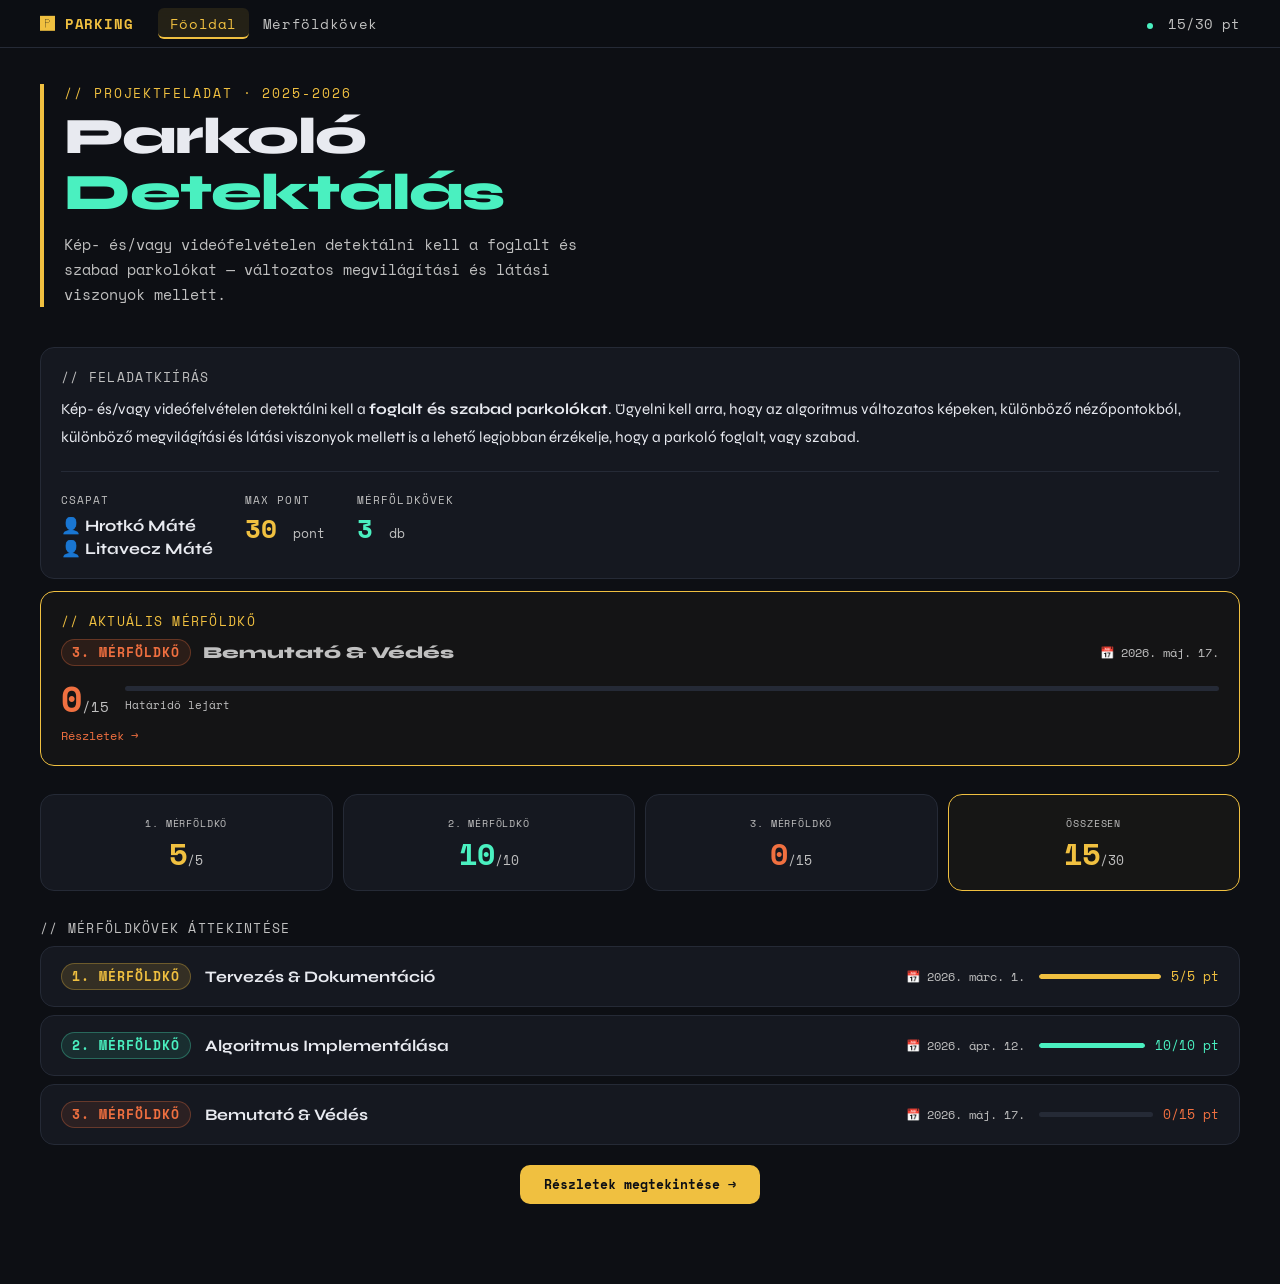
<file: index.html>
<!DOCTYPE html>
<html lang="hu">
<head>
<meta charset="UTF-8">
<meta name="viewport" content="width=device-width, initial-scale=1.0">
<title>Parkoló Detektálás - Főoldal</title>
<link rel="stylesheet" href="css/style.css">
</head>
<body>

<nav class="navbar">
  <a class="nav-brand" href="index.html">🅿 PARKING</a>
  <div class="nav-links">
    <a class="nav-link" href="index.html">Főoldal</a>
    <a class="nav-link" href="milestones.html">Mérföldkövek</a>
  </div>
  <div class="nav-status">
    <span class="nav-dot"></span>
    <span id="nav-score">- / 30 pt</span>
  </div>
</nav>

<div class="page">

  <!-- Header -->
  <div class="fade-in" style="border-left:4px solid var(--accent); padding-left:20px; margin-bottom:40px;">
    <div class="page-label">// Projektfeladat · 2025-2026</div>
    <h1 class="page-title">Parkoló<br><span>Detektálás</span></h1>
    <p class="page-sub" style="margin-top:10px; max-width:560px;">
      Kép- és/vagy videófelvételen detektálni kell a foglalt és szabad parkolókat —
      változatos megvilágítási és látási viszonyok mellett.
    </p>
  </div>

  <!-- Feladatkiírás -->
  <div class="card fade-in-2" style="margin-bottom:12px;">
    <div class="section-label" style="margin-top:0;">// Feladatkiírás</div>
    <p style="line-height:1.85; color:var(--text); font-size:.95rem; margin-bottom:20px;">
      Kép- és/vagy videófelvételen detektálni kell a <strong>foglalt és szabad parkolókat</strong>.
      Ügyelni kell arra, hogy az algoritmus változatos képeken, különböző nézőpontokból,
      különböző megvilágítási és látási viszonyok mellett is a lehető legjobban érzékelje,
      hogy a parkoló foglalt, vagy szabad.
    </p>

    <div style="height:1px; background:var(--border); margin-bottom:20px;"></div>

    <div style="display:flex; flex-wrap:wrap; gap:32px;">
      <div>
        <div style="font-family:'Space Mono',monospace; font-size:.68rem; color:var(--muted); text-transform:uppercase; letter-spacing:.1em; margin-bottom:8px;">Csapat</div>
        <div style="font-weight:700; margin-bottom:4px;">👤 Hrotkó Máté</div>
        <div style="font-weight:700;">👤 Litavecz Máté</div>
      </div>
      <div>
        <div style="font-family:'Space Mono',monospace; font-size:.68rem; color:var(--muted); text-transform:uppercase; letter-spacing:.1em; margin-bottom:8px;">Max pont</div>
        <div style="font-family:'Space Mono',monospace; font-size:1.6rem; font-weight:700; color:var(--accent); line-height:1;">30 <span style="font-size:.8rem; color:var(--muted); font-weight:400;">pont</span></div>
      </div>
      <div>
        <div style="font-family:'Space Mono',monospace; font-size:.68rem; color:var(--muted); text-transform:uppercase; letter-spacing:.1em; margin-bottom:8px;">Mérföldkövek</div>
        <div style="font-family:'Space Mono',monospace; font-size:1.6rem; font-weight:700; color:var(--accent2); line-height:1;">3 <span style="font-size:.8rem; color:var(--muted); font-weight:400;">db</span></div>
      </div>
    </div>
  </div>

  <!-- Aktuális mérföldkő -->
  <div id="current-card" class="card fade-in-3" style="margin-bottom:28px; border-color:var(--accent); background:rgba(240,192,64,.03);">
    <div class="section-label" style="margin-top:0; color:var(--accent);">// Aktuális mérföldkő</div>
    <div id="current-content" style="color:var(--muted); font-family:'Space Mono',monospace; font-size:.85rem;">Betöltés...</div>
  </div>

  <!-- Pontok összesítő -->
  <div class="grid-4 fade-in-4" style="margin-bottom:28px;">
    <div class="card" style="text-align:center;">
      <div style="font-family:'Space Mono',monospace; font-size:.65rem; color:var(--muted); text-transform:uppercase; letter-spacing:.08em; margin-bottom:8px;">1. Mérföldkő</div>
      <div style="font-family:'Space Mono',monospace; font-size:1.9rem; font-weight:700; color:var(--m1); line-height:1;"><span id="s1">-</span><span style="font-size:.82rem; color:var(--muted); font-weight:400;">/5</span></div>
    </div>
    <div class="card" style="text-align:center;">
      <div style="font-family:'Space Mono',monospace; font-size:.65rem; color:var(--muted); text-transform:uppercase; letter-spacing:.08em; margin-bottom:8px;">2. Mérföldkő</div>
      <div style="font-family:'Space Mono',monospace; font-size:1.9rem; font-weight:700; color:var(--m2); line-height:1;"><span id="s2">-</span><span style="font-size:.82rem; color:var(--muted); font-weight:400;">/10</span></div>
    </div>
    <div class="card" style="text-align:center;">
      <div style="font-family:'Space Mono',monospace; font-size:.65rem; color:var(--muted); text-transform:uppercase; letter-spacing:.08em; margin-bottom:8px;">3. Mérföldkő</div>
      <div style="font-family:'Space Mono',monospace; font-size:1.9rem; font-weight:700; color:var(--m3); line-height:1;"><span id="s3">-</span><span style="font-size:.82rem; color:var(--muted); font-weight:400;">/15</span></div>
    </div>
    <div class="card" style="text-align:center; border-color:var(--accent); background:rgba(240,192,64,.04);">
      <div style="font-family:'Space Mono',monospace; font-size:.65rem; color:var(--muted); text-transform:uppercase; letter-spacing:.08em; margin-bottom:8px;">Összesen</div>
      <div style="font-family:'Space Mono',monospace; font-size:1.9rem; font-weight:700; color:var(--accent); line-height:1;"><span id="st">-</span><span style="font-size:.82rem; color:var(--muted); font-weight:400;">/30</span></div>
    </div>
  </div>

  <!-- Mérföldkövek áttekintés -->
  <div class="section-label">// Mérföldkövek áttekintése</div>
  <div id="overview"></div>

  <div style="text-align:center; margin-top:20px;">
    <a href="milestones.html" style="
      display:inline-block;
      font-family:'Space Mono',monospace;
      font-size:.8rem;
      font-weight:700;
      padding:10px 24px;
      border-radius:10px;
      background:var(--accent);
      color:#0d0f14;
      text-decoration:none;
      transition:background .2s;
    ">Részletek megtekintése →</a>
  </div>
</div>

<script src="js/shared.js"></script>
<script>
const META = [
  { id:'m1', label:'1. Mérföldkő', title:'Tervezés & Dokumentáció',    max:5,  color:'var(--m1)', pill:'m1-pill', deadline:'2026-03-01', deadlineLabel:'2026. márc. 1.' },
  { id:'m2', label:'2. Mérföldkő', title:'Algoritmus Implementálása',   max:10, color:'var(--m2)', pill:'m2-pill', deadline:'2026-04-12', deadlineLabel:'2026. ápr. 12.' },
  { id:'m3', label:'3. Mérföldkő', title:'Bemutató & Védés',            max:15, color:'var(--m3)', pill:'m3-pill', deadline:'2026-05-17', deadlineLabel:'2026. máj. 17.' },
];

function daysLeft(dateStr) {
  const diff = Math.ceil((new Date(dateStr) - new Date()) / 86400000);
  if (diff < 0)  return 'Határidő lejárt';
  if (diff === 0) return 'Ma a határidő!';
  return `${diff} nap van hátra`;
}

function currentIdx() {
  const now = new Date();
  for (let i = 0; i < META.length; i++) {
    if (now <= new Date(META[i].deadline)) return i;
  }
  return META.length - 1;
}

function renderCurrent(data) {
  const m = META[currentIdx()];
  const pts = data.milestones[m.id].points;
  const pct = Math.round(pts / m.max * 100);
  document.getElementById('current-content').innerHTML = `
    <div style="display:flex; align-items:center; gap:12px; margin-bottom:16px; flex-wrap:wrap;">
      <span class="m-pill ${m.pill}">${m.label}</span>
      <span style="font-size:1.05rem; font-weight:800; font-family:'Syne',sans-serif;">${m.title}</span>
      <span style="font-family:'Space Mono',monospace; font-size:.72rem; color:var(--muted); margin-left:auto;">📅 ${m.deadlineLabel}</span>
    </div>
    <div style="display:flex; align-items:center; gap:16px; margin-bottom:8px;">
      <div style="font-family:'Space Mono',monospace; font-size:2.2rem; font-weight:700; color:${m.color}; line-height:1;">${pts}<span style="font-size:.85rem; color:var(--muted); font-weight:400;">/${m.max}</span></div>
      <div style="flex:1;">
        <div class="bar-bg"><div class="bar-fill" style="width:${pct}%; background:${m.color};"></div></div>
        <div style="font-family:'Space Mono',monospace; font-size:.7rem; color:var(--muted); margin-top:5px;">${daysLeft(m.deadline)}</div>
      </div>
    </div>
    <a href="milestones.html" style="font-family:'Space Mono',monospace; font-size:.78rem; color:${m.color}; text-decoration:none;">Részletek →</a>
  `;
}

function renderOverview(data) {
  document.getElementById('overview').innerHTML = META.map(m => {
    const pts = data.milestones[m.id].points;
    const pct = Math.round(pts / m.max * 100);
    return `
    <div class="card" style="margin-bottom:8px; display:flex; align-items:center; gap:14px; flex-wrap:wrap; padding:16px 20px;">
      <span class="m-pill ${m.pill}">${m.label}</span>
      <span style="font-weight:700; flex:1; min-width:140px;">${m.title}</span>
      <span style="font-family:'Space Mono',monospace; font-size:.72rem; color:var(--muted);">📅 ${m.deadlineLabel}</span>
      <div style="display:flex; align-items:center; gap:10px; min-width:180px;">
        <div class="bar-bg" style="flex:1;"><div class="bar-fill" style="width:${pct}%; background:${m.color};"></div></div>
        <span style="font-family:'Space Mono',monospace; font-size:.8rem; color:${m.color}; white-space:nowrap;">${pts}/${m.max} pt</span>
      </div>
    </div>`;
  }).join('');
}

function updateScores(data) {
  let total = 0;
  META.forEach((m, i) => {
    const pts = data.milestones[m.id].points;
    document.getElementById(['s1','s2','s3'][i]).textContent = pts;
    total += pts;
  });
  document.getElementById('st').textContent = total;
  document.getElementById('nav-score').textContent = `${total}/30 pt`;
}

async function init() {
  setActiveNav();
  try {
    const data = await loadData();
    renderCurrent(data);
    renderOverview(data);
    updateScores(data);
  } catch(e) {
    document.getElementById('current-content').textContent = 'Nem sikerült betölteni a data.json-t.';
  }
}

init();
</script>
</body>
</html>
</file>
<file: css/style.css>
@charset "UTF-8";
@import url("https://fonts.googleapis.com/css2?family=Space+Mono:wght@400;700&family=Syne:wght@400;700;800&display=swap");
:root {
  --bg: #0d0f14;
  --surface: #151820;
  --surface2: #1c2030;
  --border: #252a36;
  --accent: #f0c040;
  --accent2: #4af0c0;
  --accent3: #f07040;
  --text: #e8eaf0;
  --muted: #c0c0c0;
  --done-bg: #1a2a1f;
  --done-border: #2a4a30;
  --m1: #f0c040;
  --m2: #4af0c0;
  --m3: #f07040;
  --radius: 14px;
}

* {
  box-sizing: border-box;
  margin: 0;
  padding: 0;
}

body {
  background: var(--bg);
  color: var(--text);
  font-family: "Syne", sans-serif;
  font-size: 16px;
  min-height: 100vh;
  position: relative;
}
body::before {
  content: "";
  position: fixed;
  inset: 0;
  background-image: url("data:image/svg+xml,%3Csvg viewBox='0 0 256 256' xmlns='http://www.w3.org/2000/svg'%3E%3Cfilter id='n'%3E%3CfeTurbulence type='fractalNoise' baseFrequency='0.9' numOctaves='4' stitchTiles='stitch'/%3E%3C/filter%3E%3Crect height='100%25' filter='url(%23n)' opacity='0.04'/%3E%3C/svg%3E");
  pointer-events: none;
  z-index: 0;
  opacity: 0.35;
}

.navbar {
  position: sticky;
  top: 0;
  z-index: 100;
  background: rgba(13, 15, 20, 0.95);
  backdrop-filter: blur(12px);
  border-bottom: 1px solid var(--border);
  padding: 0 40px;
  display: flex;
  align-items: center;
  gap: 24px;
  height: 48px;
}
.navbar .nav-brand {
  font-family: "Space Mono", monospace;
  font-size: 0.9rem;
  font-weight: 700;
  color: var(--accent);
  text-decoration: none;
  letter-spacing: 0.06em;
  white-space: nowrap;
}
.navbar .nav-links {
  display: flex;
  gap: 2px;
  flex: 1;
}
.navbar .nav-links .nav-link {
  font-family: "Space Mono", monospace;
  font-size: 0.9rem;
  color: var(--muted);
  text-decoration: none;
  padding: 5px 12px;
  border-radius: 6px;
  transition: color 0.2s, background 0.2s;
  letter-spacing: 0.04em;
}
.navbar .nav-links .nav-link:hover {
  color: var(--text);
  background: var(--surface);
}
.navbar .nav-links .nav-link.active {
  color: var(--accent);
  background: rgba(240, 192, 64, 0.1);
  border-bottom: 2px solid var(--accent);
  padding-bottom: 3px;
}
.navbar .nav-status {
  font-family: "Space Mono", monospace;
  font-size: 0.9rem;
  color: var(--muted);
  white-space: nowrap;
}
.navbar .nav-status .nav-dot {
  display: inline-block;
  width: 6px;
  height: 6px;
  border-radius: 50%;
  background: var(--accent2);
  margin-right: 6px;
  animation: pulse 2s infinite;
}

@keyframes pulse {
  0%, 100% {
    opacity: 1;
  }
  50% {
    opacity: 0.3;
  }
}
.page {
  max-width: 1500px;
  margin: 0 auto;
  padding: 36px 40px 80px;
  position: relative;
  z-index: 1;
}
.page .page-header {
  margin-bottom: 32px;
}
.page .page-label {
  font-family: "Space Mono", monospace;
  font-size: 0.8rem;
  letter-spacing: 0.15em;
  text-transform: uppercase;
  color: var(--accent);
  margin-bottom: 6px;
}
.page h1.page-title {
  font-size: clamp(2rem, 5vw, 3.2rem);
  font-weight: 800;
  line-height: 1.1;
  letter-spacing: -0.02em;
  margin-bottom: 10px;
}
.page h1.page-title span {
  color: var(--accent2);
}
.page .page-sub {
  color: var(--muted);
  font-size: 0.95rem;
  font-family: "Space Mono", monospace;
  line-height: 1.65;
}

.card {
  background: var(--surface);
  border: 1px solid var(--border);
  border-radius: var(--radius);
  padding: 20px;
}

.m-pill {
  font-family: "Space Mono", monospace;
  font-size: 0.8rem;
  font-weight: 700;
  padding: 3px 10px;
  border-radius: 99px;
  text-transform: uppercase;
  letter-spacing: 0.08em;
  white-space: nowrap;
}

.m1-pill {
  background: rgba(240, 192, 64, 0.14);
  color: var(--m1);
  border: 1px solid rgba(240, 192, 64, 0.3);
}

.m2-pill {
  background: rgba(74, 240, 192, 0.1);
  color: var(--m2);
  border: 1px solid rgba(74, 240, 192, 0.3);
}

.m3-pill {
  background: rgba(240, 112, 64, 0.1);
  color: var(--m3);
  border: 1px solid rgba(240, 112, 64, 0.3);
}

.wip-badge {
  font-family: "Space Mono", monospace;
  font-size: 0.8rem;
  padding: 2px 8px;
  border-radius: 99px;
  background: rgba(240, 192, 64, 0.12);
  color: var(--accent);
  border: 1px solid rgba(240, 192, 64, 0.3);
}

.bar-bg {
  height: 5px;
  background: var(--border);
  border-radius: 99px;
  overflow: hidden;
}
.bar-bg .bar-fill {
  height: 100%;
  border-radius: 99px;
  transition: width 0.5s cubic-bezier(0.4, 0, 0.2, 1);
}

.divider {
  height: 1px;
  background: var(--border);
  margin: 24px 0;
}

.section-label {
  font-family: "Space Mono", monospace;
  font-size: 0.8rem;
  text-transform: uppercase;
  letter-spacing: 0.1em;
  color: var(--muted);
  margin: 20px 0 8px;
}

.grid-4 {
  display: grid;
  grid-template-columns: repeat(4, 1fr);
  gap: 10px;
}

table.cost-table {
  width: 100%;
  border-collapse: collapse;
  font-size: 0.95rem;
  margin-top: 10px;
}
table.cost-table th {
  font-family: "Space Mono", monospace;
  font-size: 0.8rem;
  text-transform: uppercase;
  letter-spacing: 0.08em;
  color: var(--muted);
  text-align: left;
  padding: 6px 10px;
  border-bottom: 1px solid var(--border);
}
table.cost-table td {
  padding: 8px 10px;
  border-bottom: 1px solid var(--border);
  color: var(--text);
  vertical-align: top;
  line-height: 1.5;
}
table.cost-table td:last-child {
  font-family: "Space Mono", monospace;
  color: var(--accent);
  white-space: nowrap;
}
table.cost-table tr:last-child td {
  border-bottom: none;
}
table.cost-table .total-row td {
  font-weight: 700 !important;
  background: rgba(240, 192, 64, 0.05);
}

.content-block {
  background: var(--surface);
  border: 1px solid var(--border);
  border-radius: var(--radius);
  padding: 16px 18px;
  margin-bottom: 8px;
}
.content-block h3 {
  font-size: 0.95em;
  font-weight: 700;
  margin-bottom: 10px;
  display: flex;
  align-items: center;
  gap: 8px;
  flex-wrap: wrap;
}

.task-item {
  display: flex;
  align-items: flex-start;
  gap: 10px;
  padding: 8px 0;
  border-bottom: 1px solid var(--border);
}
.task-item:last-child {
  border-bottom: none;
}
.task-item .task-dot {
  width: 7px;
  height: 7px;
  border-radius: 50%;
  flex-shrink: 0;
  margin-top: 5px;
}

.member-card {
  background: var(--surface2);
  border: 1px solid var(--border);
  border-radius: 10px;
  padding: 14px;
  flex: 1;
  min-width: 0;
}

textarea,
input[type=text] {
  background: var(--surface2);
  border: 1px solid var(--border);
  border-radius: 8px;
  color: var(--text);
  font-family: "Space Mono", monospace;
  font-size: 0.95rem;
  padding: 8px 12px;
  outline: none;
  transition: border-color 0.2s;
  width: 100%;
  resize: vertical;
  min-height: 64px;
  line-height: 1.6;
}
textarea:focus,
input[type=text]:focus {
  border-color: var(--accent);
}

.toast {
  position: fixed;
  bottom: 28px;
  left: 50%;
  transform: translateX(-50%);
  font-family: "Space Mono", monospace;
  font-size: 0.9rem;
  padding: 10px 22px;
  border-radius: 99px;
  z-index: 999;
  opacity: 0;
  transition: opacity 0.3s;
  pointer-events: none;
  white-space: nowrap;
}
.toast.toast-ok {
  background: var(--accent2);
  color: #0d0f14;
}
.toast.toast-err {
  background: var(--accent3);
  color: #fff;
}

@keyframes fadeDown {
  from {
    opacity: 0;
    transform: translateY(-12px);
  }
  to {
    opacity: 1;
    transform: translateY(0);
  }
}
.fade-in {
  animation: fadeDown 0.5s ease both;
}

.fade-in-2 {
  animation: fadeDown 0.5s 0.08s ease both;
}

.fade-in-3 {
  animation: fadeDown 0.5s 0.16s ease both;
}

.fade-in-4 {
  animation: fadeDown 0.5s 0.24s ease both;
}

.hint {
  text-align: center;
  margin-top: 40px;
  font-family: "Space Mono", monospace;
  font-size: 0.8rem;
  color: var(--border);
  letter-spacing: 0.08em;
}

.milestone-block {
  margin-bottom: 40px;
}
.milestone-block .milestone-block-header {
  display: flex;
  align-items: center;
  gap: 10px;
  flex-wrap: wrap;
  padding-bottom: 14px;
  margin-bottom: 14px;
  border-bottom: 1px solid var(--border);
}

.deadline-badge {
  font-family: "Space Mono", monospace;
  font-size: 0.85rem;
  color: var(--muted);
  padding: 3px 10px;
  border: 1px solid var(--border);
  border-radius: 99px;
}

.pts-big {
  font-family: "Space Mono", monospace;
  font-size: 2rem;
  font-weight: 700;
  line-height: 1;
  margin-left: auto;
}

.pipe-wrap {
  display: flex;
  flex-direction: column;
  gap: 0;
  margin-top: 4px;
}
.pipe-wrap .pipe-row {
  display: grid;
  grid-template-columns: 36px 1fr;
  gap: 0 14px;
}
.pipe-wrap .pipe-row:last-child .pipe-line {
  display: none;
}
.pipe-wrap .pipe-row .pipe-col-left {
  display: flex;
  flex-direction: column;
  align-items: center;
}
.pipe-wrap .pipe-row .pipe-num {
  width: 30px;
  height: 30px;
  border-radius: 50%;
  background: var(--surface2);
  border: 1px solid var(--border);
  display: flex;
  align-items: center;
  justify-content: center;
  font-family: "Space Mono", monospace;
  font-size: 0.75rem;
  font-weight: 700;
  color: var(--accent);
  flex-shrink: 0;
}
.pipe-wrap .pipe-row .pipe-line {
  flex: 1;
  width: 1px;
  background: var(--border);
  margin: 4px 0;
  min-height: 10px;
}
.pipe-wrap .pipe-row .pipe-body {
  background: var(--surface2);
  border: 1px solid var(--border);
  border-radius: 10px;
  padding: 12px 14px;
  margin-bottom: 6px;
  font-size: 0.92rem;
  line-height: 1.65;
  color: var(--muted);
}
.pipe-wrap .pipe-row .pipe-body strong {
  color: var(--text);
}
.pipe-wrap .pipe-row .pipe-body .pbadge {
  font-family: "Space Mono", monospace;
  font-size: 0.75rem;
  padding: 2px 7px;
  border-radius: 4px;
  margin-left: 6px;
  background: rgba(240, 192, 64, 0.12);
  color: var(--accent);
  border: 1px solid rgba(240, 192, 64, 0.2);
  vertical-align: middle;
}
.pipe-wrap .pipe-row .pipe-body .pbadge.pbadge-teal {
  background: rgba(74, 240, 192, 0.1);
  color: var(--accent2);
  border-color: rgba(74, 240, 192, 0.2);
}

.model-row {
  display: grid;
  grid-template-columns: repeat(auto-fill, minmax(180px, 1fr));
  gap: 8px;
  margin-top: 4px;
}

.model-box {
  background: var(--surface2);
  border: 1px solid var(--border);
  border-radius: 10px;
  padding: 12px 14px;
  font-size: 0.9rem;
}
.model-box.primary {
  border-color: rgba(240, 192, 64, 0.3);
}
.model-box .mtag {
  font-family: "Space Mono", monospace;
  font-size: 0.75rem;
  color: var(--accent);
  letter-spacing: 0.06em;
  margin-bottom: 5px;
  display: block;
}
.model-box .mtag.mtag-teal {
  color: var(--accent2);
}
.model-box .mname {
  font-weight: 700;
  margin-bottom: 5px;
  font-size: 1rem;
}
.model-box .mdesc {
  color: var(--muted);
  line-height: 1.6;
  font-size: 0.95rem;
}
.model-box ul {
  margin: 6px 0 0 0;
  padding: 0;
  list-style: none;
}
.model-box ul li {
  color: var(--muted);
  font-size: 0.85rem;
  padding: 2px 0;
}
.model-box ul li::before {
  content: "→ ";
  color: var(--accent2);
}

.stat-row {
  display: flex;
  flex-wrap: wrap;
  gap: 6px;
  margin-top: 8px;
}

.stat-chip {
  font-family: "Space Mono", monospace;
  font-size: 0.82rem;
  padding: 3px 10px;
  border-radius: 6px;
  border: 1px solid rgba(74, 240, 192, 0.2);
  color: var(--accent2);
  background: rgba(74, 240, 192, 0.06);
}

.aug-grid {
  display: grid;
  grid-template-columns: repeat(auto-fill, minmax(180px, 1fr));
  gap: 7px;
  margin-top: 4px;
}
.aug-grid .aug-item {
  background: var(--surface2);
  border: 1px solid var(--border);
  border-radius: 8px;
  padding: 10px 12px;
  font-size: 0.9rem;
  display: flex;
  gap: 8px;
  align-items: flex-start;
  color: var(--muted);
  line-height: 1.55;
}
.aug-grid .aug-item strong {
  color: var(--text);
  display: block;
  margin-bottom: 2px;
}

.metrics-grid {
  display: grid;
  grid-template-columns: repeat(auto-fill, minmax(150px, 1fr));
  gap: 7px;
  margin-top: 4px;
}
.metrics-grid .metric-box {
  background: var(--surface2);
  border: 1px solid var(--border);
  border-radius: 8px;
  padding: 12px 14px;
}
.metrics-grid .metric-box .mlabel {
  font-family: "Space Mono", monospace;
  font-size: 0.75rem;
  color: var(--muted);
  letter-spacing: 0.08em;
  text-transform: uppercase;
  margin-bottom: 5px;
}
.metrics-grid .metric-box .mval {
  font-size: 1.6rem;
  font-weight: 800;
  color: var(--accent);
  line-height: 1;
  font-family: "Space Mono", monospace;
  margin-bottom: 4px;
}
.metrics-grid .metric-box .mval.teal {
  color: var(--accent2);
}
.metrics-grid .metric-box .mval.orange {
  color: var(--accent3);
}
.metrics-grid .metric-box .msub {
  font-size: 0.88rem;
  color: var(--muted);
  line-height: 1.5;
}

.deploy-grid {
  display: grid;
  grid-template-columns: repeat(auto-fill, minmax(200px, 1fr));
  gap: 8px;
  margin-top: 4px;
}
.deploy-grid .deploy-box {
  background: var(--surface2);
  border: 1px solid var(--border);
  border-radius: 10px;
  padding: 14px;
  font-size: 0.9rem;
}
.deploy-grid .deploy-box .dtitle {
  font-weight: 700;
  margin-bottom: 4px;
}
.deploy-grid .deploy-box .dprice {
  font-family: "Space Mono", monospace;
  font-size: 0.82rem;
  color: var(--accent);
  margin-bottom: 8px;
}
.deploy-grid .deploy-box .ditem {
  display: flex;
  gap: 8px;
  align-items: flex-start;
  color: var(--muted);
  font-size: 0.88rem;
  padding: 2px 0;
  line-height: 1.5;
}

/* === M3 KÉPGALÉRIA STÍLUSOK === */
.m3-img-wrap {
  margin: 14px 0 22px;
  text-align: center;
}
.m3-img {
  display: block;
  max-width: 100%;
  width: 100%;
  height: auto;
  border-radius: 8px;
  border: 1px solid var(--border, rgba(255,255,255,0.08));
  box-shadow: 0 4px 16px rgba(0,0,0,0.25);
  margin: 0 auto;
}
.m3-img-cap {
  margin-top: 8px;
  font-size: 13px;
  color: var(--text-muted, #9aa0a6);
  font-style: italic;
  text-align: center;
  line-height: 1.5;
}
 
.deploy-grid .deploy-box .ditem.ditem-pro::before {
  content: "✓";
  color: var(--accent2);
  flex-shrink: 0;
}
.deploy-grid .deploy-box .ditem.ditem-con::before {
  content: "x";
  color: var(--accent3);
  flex-shrink: 0;
}

.ref-box {
  background: var(--surface2);
  border: 1px solid var(--border);
  border-left: 3px solid var(--accent2);
  border-radius: 10px;
  padding: 14px 16px;
  margin-top: 4px;
}
.ref-box .rlabel {
  font-family: "Space Mono", monospace;
  font-size: 0.75rem;
  color: var(--accent2);
  letter-spacing: 0.08em;
  text-transform: uppercase;
  margin-bottom: 5px;
}
.ref-box .rtitle {
  font-weight: 700;
  font-size: 1rem;
  margin-bottom: 5px;
}
.ref-box .rmeta {
  font-size: 0.95rem;
  color: var(--muted);
  line-height: 1.7;
}

.license-note {
  background: rgba(240, 112, 64, 0.06);
  border: 1px solid rgba(240, 112, 64, 0.2);
  border-radius: 8px;
  padding: 12px 14px;
  font-size: 0.95rem;
  color: var(--muted);
  line-height: 1.7;
  margin-top: 4px;
}
.license-note strong {
  color: var(--accent3);
}

.pdf-block {
  display: flex;
  align-items: center;
  justify-content: space-between;
  gap: 16px;
  flex-wrap: wrap;
  background: rgba(240, 192, 64, 0.04);
  border: 1px solid rgba(240, 192, 64, 0.25);
  border-radius: var(--radius);
  padding: 16px 20px;
}
.pdf-block .pdf-block-left {
  display: flex;
  align-items: center;
  gap: 12px;
}
.pdf-block .pdf-icon {
  width: 36px;
  height: 36px;
  border-radius: 8px;
  background: rgba(240, 192, 64, 0.1);
  border: 1px solid rgba(240, 192, 64, 0.25);
  display: flex;
  align-items: center;
  justify-content: center;
  font-size: 1.1rem;
  flex-shrink: 0;
}
.pdf-block .pdf-info-label {
  font-family: "Space Mono", monospace;
  font-size: 0.8rem;
  color: var(--accent);
  letter-spacing: 0.08em;
  text-transform: uppercase;
  margin-bottom: 3px;
}
.pdf-block .pdf-info-name {
  font-weight: 700;
  font-size: 1rem;
}
.pdf-block .pdf-info-sub {
  font-family: "Space Mono", monospace;
  font-size: 0.82rem;
  color: var(--muted);
  margin-top: 2px;
}
.pdf-block .pdf-btn {
  display: inline-flex;
  align-items: center;
  gap: 8px;
  font-family: "Space Mono", monospace;
  font-size: 0.875rem;
  font-weight: 700;
  padding: 8px 16px;
  border-radius: 8px;
  background: var(--accent);
  color: #0d0f14;
  text-decoration: none;
  white-space: nowrap;
  transition: background 0.2s, transform 0.15s;
}
.pdf-block .pdf-btn:hover {
  background: #f5cc55;
  transform: translateY(-1px);
}

.text-active {
  color: var(--text);
  font-size: 0.95rem;
}

.text-muted {
  color: var(--muted);
  font-size: 0.95rem;
}

.member-name {
  font-weight: 600;
  margin-bottom: 12px;
  font-size: 1rem;
}

.member-contribution {
  font-size: 0.8rem;
  line-height: 1.75;
  font-family: "Space Mono", monospace;
}

.milestone-title {
  font-size: 1.25rem;
  font-weight: 800;
}

@media (min-width: 900px) {
  .grid-4 {
    grid-template-columns: repeat(4, 1fr);
  }
}
@media (max-width: 1024px) {
  .page {
    padding: 28px 28px 80px;
  }
}
@media (max-width: 768px) {
  .page {
    padding: 24px 20px 80px;
    max-width: 100%;
  }
  .grid-4 {
    grid-template-columns: repeat(2, 1fr);
  }
  .navbar {
    padding: 0 20px;
    gap: 12px;
  }
  .model-row {
    grid-template-columns: repeat(auto-fill, minmax(150px, 1fr));
  }
}
@media (max-width: 640px) {
  .grid-4 {
    grid-template-columns: 1fr 1fr;
  }
  .navbar {
    padding: 0 14px;
    gap: 10px;
    height: 44px;
  }
  .navbar .nav-status {
    font-size: 0.78rem;
  }
  .page {
    padding: 20px 14px 60px;
  }
  .milestone-block-header .pts-big {
    font-size: 1.5rem;
  }
  .deploy-grid,
  .aug-grid {
    grid-template-columns: 1fr;
  }
  .member-card {
    min-width: 0;
    width: 100%;
  }
}
@media (max-width: 420px) {
  .grid-4 {
    grid-template-columns: 1fr;
  }
  .model-row {
    grid-template-columns: 1fr;
  }
}

/*# sourceMappingURL=style.css.map */
</file>
